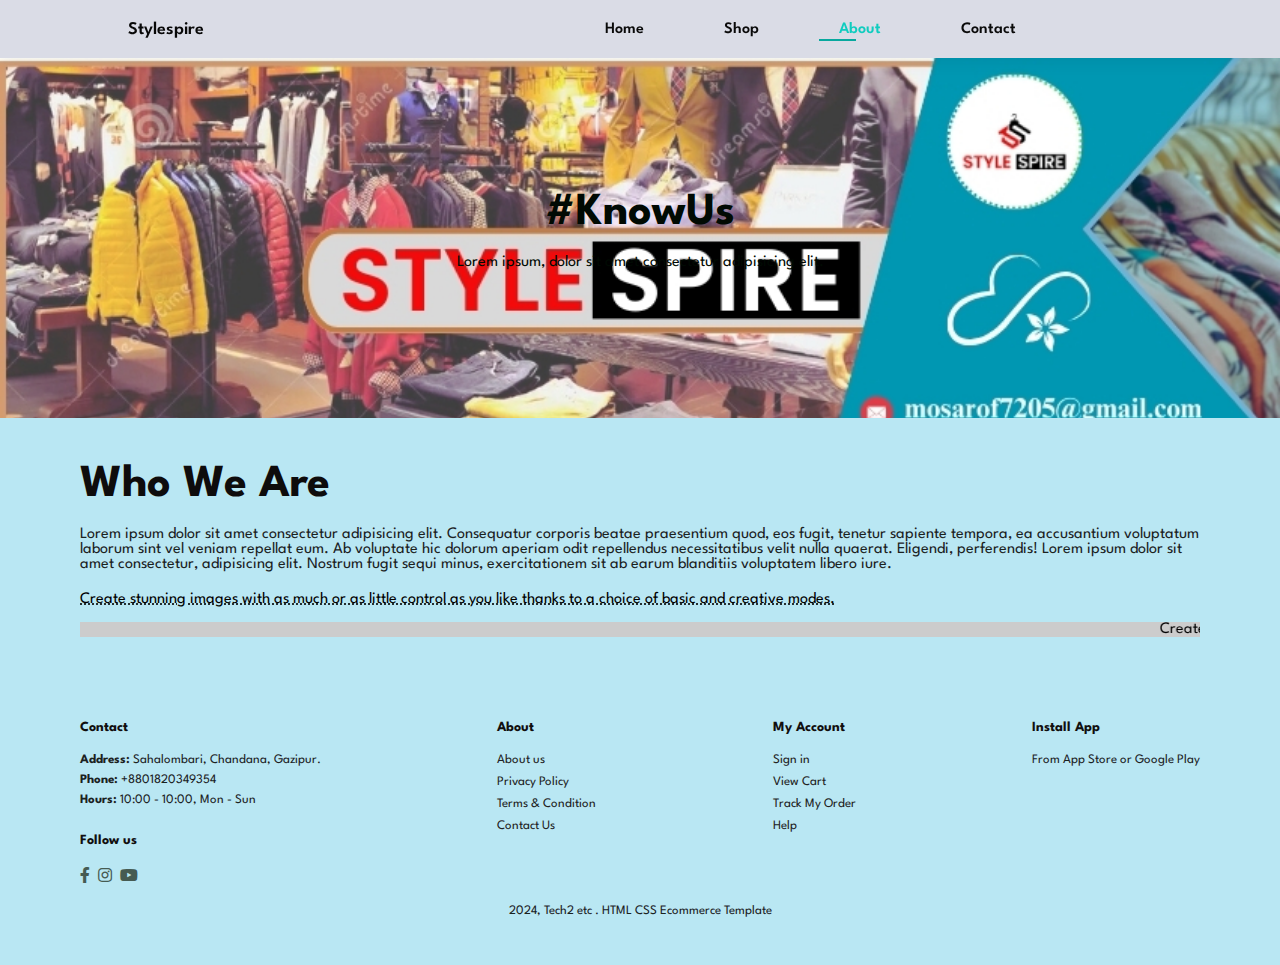
<file: about.html>
<!DOCTYPE html>
<html lang="en">
<head>
    <meta charset="UTF-8">
    <meta name="viewport" content="width=device-width, initial-scale=1.0">
    <title>Stylespire000</title>
    <link rel="stylesheet" href="https://pro.fontawesome.com/releases/v5.10.0/css/all.css"/>
    <link rel="stylesheet" href="style.css">
</head>
<body>
    <section id="header">
        <a href="#" class="logo">Stylespire</a>
        <div>
            <ul id="navbar">
                <li><a href="index.html">Home</a></li>
                <li><a href="shop.html">Shop</a></li>
                <li><a class="active" href="about.html">About</a></li>
                <li><a href="contact.html">Contact</a></li>
                <li id="lg-bag"><a href="cart.html"><i class="far fa-shopping-bag"></i></a></li>
                <a href="#" id="close"><i class="far fa-times"></i></a>
            </ul>
        </div>
        <div id="mobile">
            <a href="cart.html"><i class="far fa-shopping-bag"></i></a>
            <i id="bar" class="far fa-outdent"></i>
        </div>
    </section>
    <section id="page-header" class="about-header">
        <h2>#KnowUs</h2>
        <p>Lorem ipsum, dolor sit amet consectetur adipisicing elit.
        </p>
    </section>
    <section id="about-head" class="section-p1">
        <div>
            <h2>Who We Are</h2>
            <p>Lorem ipsum dolor sit amet consectetur adipisicing elit. Consequatur corporis beatae praesentium quod, eos fugit, tenetur sapiente tempora, ea accusantium voluptatum laborum sint vel veniam repellat eum. Ab voluptate hic dolorum aperiam odit repellendus necessitatibus velit nulla quaerat. Eligendi, perferendis! Lorem ipsum dolor sit amet consectetur, adipisicing elit. Nostrum fugit sequi minus, exercitationem sit ab earum blanditiis voluptatem libero iure.</p>

            <abbr title="">Create stunning images with as much or as little control as you like thanks to a choice of basic and creative modes.</abbr>

            <br><br>
            <marquee bgcolor="#ccc" loop="-1" scrollamount="5" width="100%">Create stunning images with as much or as little control as you like thanks to a choice of basic and creative modes.</marquee>
        </div>
    </section>

    <footer class="section-p1">
        <div class="col">
            <h4>Contact</h4>
            <p><strong>Address: </strong> Sahalombari, Chandana, Gazipur.</p>
            <p><strong>Phone:</strong> +8801820349354</p>
            <p><strong>Hours:</strong> 10:00 - 10:00, Mon - Sun</p>
            <div class="follow">
                <h4>Follow us</h4>
                <div class="icon">
                    <i class="fab fa-facebook-f"></i>
                    <i class="fab fa-instagram"></i>
                    <i class="fab fa-youtube"></i>
                </div>
            </div>
        </div>
        <div class="col">
            <h4>About</h4>
            <a href="#">About us</a>
            <a href="#">Privacy Policy</a>
            <a href="#">Terms & Condition</a>
            <a href="#">Contact Us</a>
        </div>
        <div class="col">
            <h4>My Account</h4>
            <a href="#">Sign in</a>
            <a href="#">View Cart</a>
            <a href="#">Track My Order</a>
            <a href="#">Help</a>
        </div>
        <div class="col install">
            <h4>Install App</h4>
            <p>From App Store or Google Play</p>
            <div class="row">

            </div>
        </div>
        <div class="copyright">
            <p>2024, Tech2 etc . HTML CSS Ecommerce Template</p>
        </div>
    </footer>
    <script src="script.js"></script>
</body>
</html>
</file>
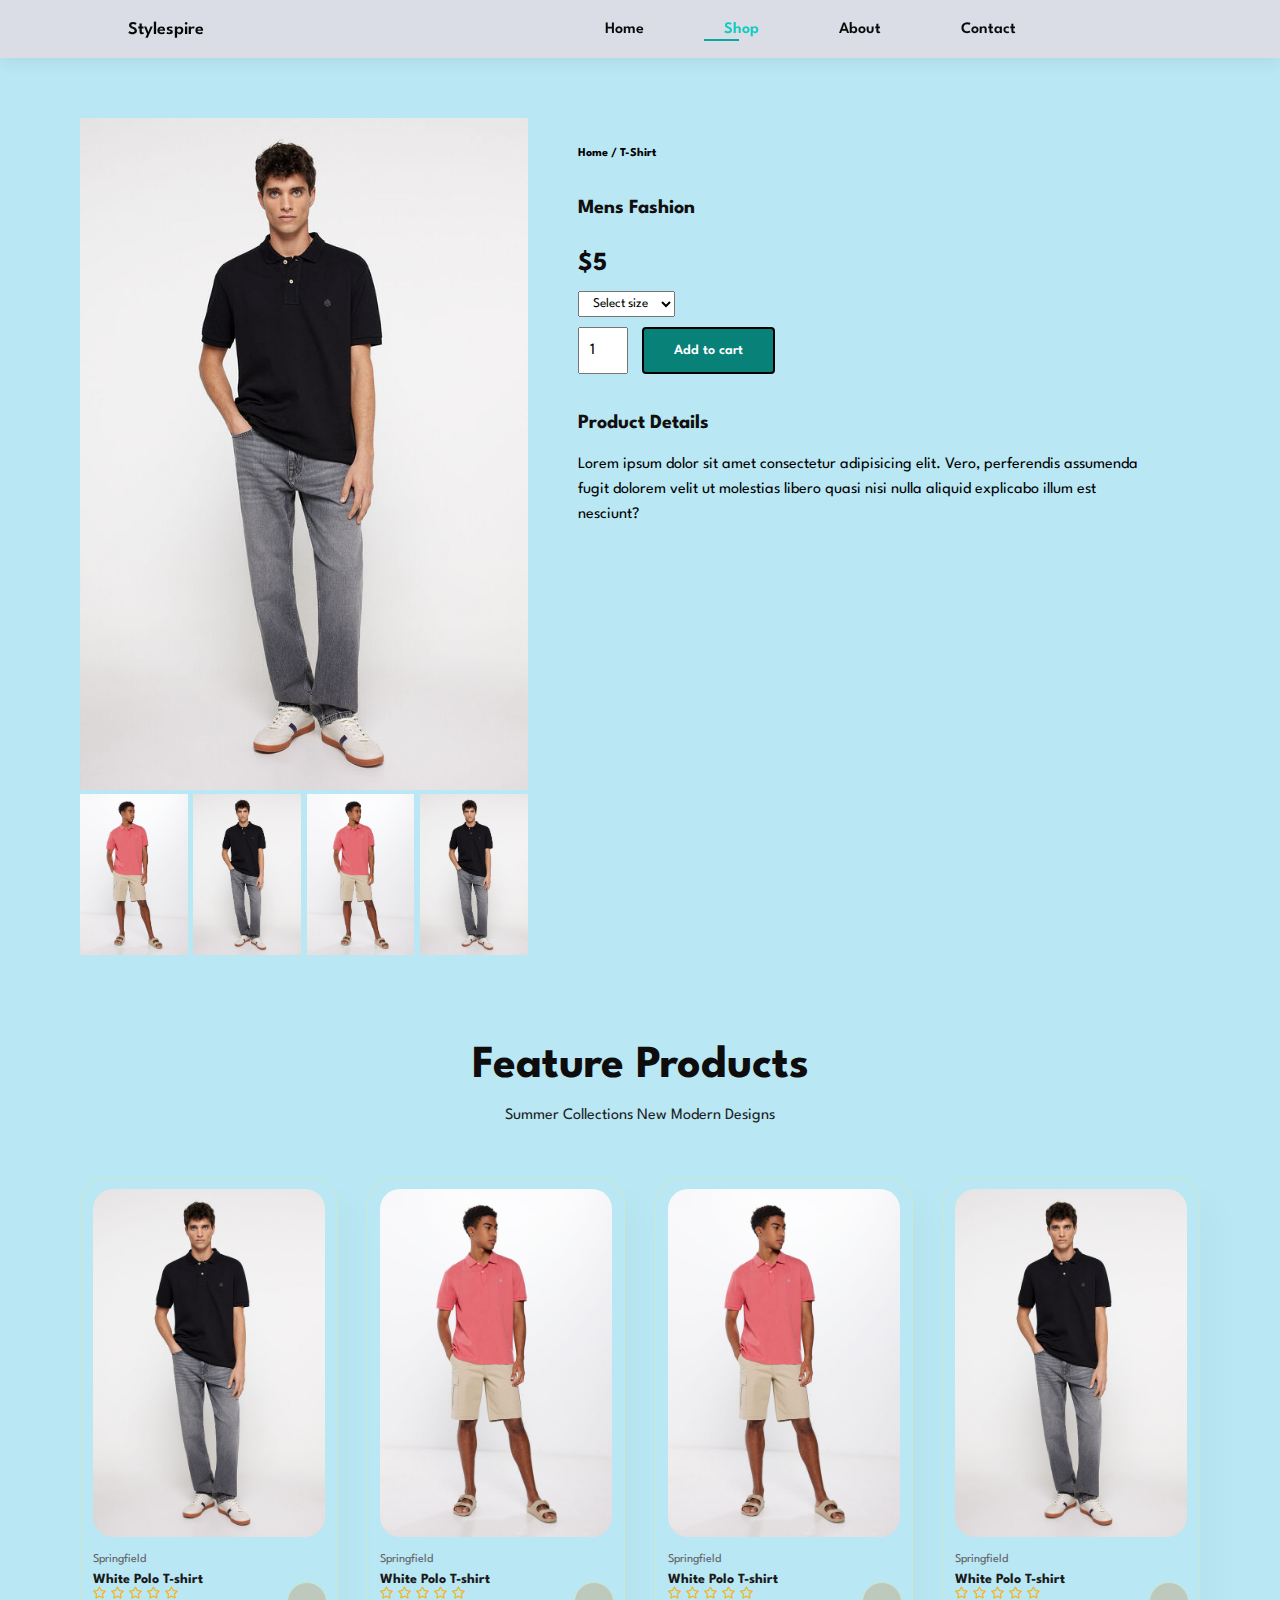
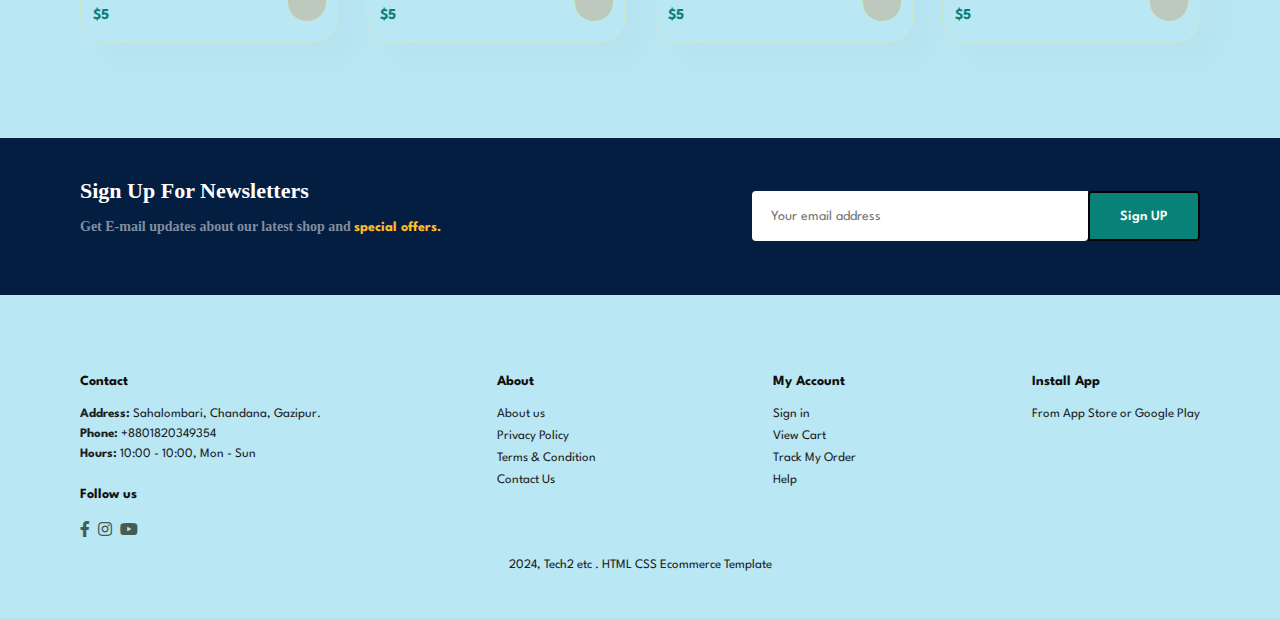
<file: sproduct.html>
<!DOCTYPE html>
<html lang="en">
<head>
    <meta charset="UTF-8">
    <meta name="viewport" content="width=device-width, initial-scale=1.0">
    <title>Stylespire000</title>
    <link rel="stylesheet" href="https://pro.fontawesome.com/releases/v5.10.0/css/all.css"/>
    <link rel="stylesheet" href="style.css">
</head>
<body>
    <section id="header">
        <a href="#" class="logo">Stylespire</a>
        <div>
            <ul id="navbar">
                <li><a href="index.html">Home</a></li>
                <li><a class="active" href="shop.html">Shop</a></li>
                <li><a href="about.html">About</a></li>
                <li><a href="contact.html">Contact</a></li>
                <li id="lg-bag"><a href="cart.html"><i class="far fa-shopping-bag"></i></a></li>
                <a href="#" id="close"><i class="far fa-times"></i></a>
            </ul>
        </div>
        <div id="mobile">
            <a href="cart.html"><i class="far fa-shopping-bag"></i></a>
            <i id="bar" class="far fa-outdent"></i>
        </div>
    </section>
    <section id="prodetails" class="section-p1">
        <div class="single-pro-image">
            <img src="img/img7.jpg" width="100%" id="MainImg">
         <div class="small-img-group">
            <div class="small-img-col">
                <img src="img/img5.jpg" width="100%" class="small-img">
            </div>
            <div class="small-img-col">
                <img src="img/img7.jpg" width="100%" class="small-img">
            </div>
            <div class="small-img-col">
                <img src="img/img5.jpg" width="100%" class="small-img">
            </div>
            <div class="small-img-col">
                <img src="img/img7.jpg" width="100%" class="small-img">
            </div>
         </div>
        </div>
       <div class="single-pro-details">
        <h6>Home / T-Shirt</h6>
        <h4>Mens Fashion</h4>
        <h2>$5</h2>
        <select>
            <option>Select size</option>
            <option>S</option>
            <option>M</option>
            <option>L</option>
            <option>XL</option>
            <option>XXL</option>
        </select>
        <input type="number" value="1">
        <button class="normal">Add to cart</button>
        <h4>Product Details</h4>
        <span>Lorem ipsum dolor sit amet consectetur adipisicing elit. Vero, perferendis assumenda fugit dolorem velit ut molestias libero quasi nisi nulla aliquid explicabo illum est nesciunt?</span>
       </div>
    </section>
    <section id="product1" class="section-p1">
        <h2>Feature Products</h2>
        <p>Summer Collections New Modern Designs</p>
        <div class="pro-container">
            <div class="pro">
                <img src="img/img7.jpg" alt="">
                <div class="des">
                    <span>Springfield</span>
                    <h5>White Polo T-shirt</h5>
                    <div class="star">
                        <i class="far fa-star"></i>
                        <i class="far fa-star"></i>
                        <i class="far fa-star"></i>
                        <i class="far fa-star"></i>
                        <i class="far fa-star"></i>
                    </div>
                    <h4>$5</h4>
                </div>
                <a href="#"><i class="far fa-shopping-cart cart"></i></a>
            </div>
            <div class="pro">
                <img src="img/img5.jpg" alt="">
                <div class="des">
                    <span>Springfield</span>
                    <h5>White Polo T-shirt</h5>
                    <div class="star">
                        <i class="far fa-star"></i>
                        <i class="far fa-star"></i>
                        <i class="far fa-star"></i>
                        <i class="far fa-star"></i>
                        <i class="far fa-star"></i>
                    </div>
                    <h4>$5</h4>
                </div>
                <a href="#"><i class="far fa-shopping-cart cart"></i></a>
            </div> 
            <div class="pro">
                <img src="img/img5.jpg" alt="">
                <div class="des">
                    <span>Springfield</span>
                    <h5>White Polo T-shirt</h5>
                    <div class="star">
                        <i class="far fa-star"></i>
                        <i class="far fa-star"></i>
                        <i class="far fa-star"></i>
                        <i class="far fa-star"></i>
                        <i class="far fa-star"></i>
                    </div>
                    <h4>$5</h4>
                </div>
                <a href="#"><i class="far fa-shopping-cart cart"></i></a>
            </div>
            <div class="pro">
                <img src="img/img7.jpg" alt="">
                <div class="des">
                    <span>Springfield</span>
                    <h5>White Polo T-shirt</h5>
                    <div class="star">
                        <i class="far fa-star"></i>
                        <i class="far fa-star"></i>
                        <i class="far fa-star"></i>
                        <i class="far fa-star"></i>
                        <i class="far fa-star"></i>
                    </div>
                    <h4>$5</h4>
                </div>
                <a href="#"><i class="far fa-shopping-cart cart"></i></a>
            </div>
          
         
        </div>
    </section>

    <section id="newsletter" class="section-p1 section-m1">
        <div class="newstext">
            <h4>Sign Up For Newsletters</h4>
            <p>Get E-mail updates about our latest shop and <span>special offers.</span></p>
        </div>
        <div class="form">
            <input type="text" placeholder="Your email address">
            <button class="normal">Sign UP</button>
        </div>
    </section>

    <footer class="section-p1">
        <div class="col">
            <h4>Contact</h4>
            <p><strong>Address: </strong> Sahalombari, Chandana, Gazipur.</p>
            <p><strong>Phone:</strong> +8801820349354</p>
            <p><strong>Hours:</strong> 10:00 - 10:00, Mon - Sun</p>
            <div class="follow">
                <h4>Follow us</h4>
                <div class="icon">
                    <i class="fab fa-facebook-f"></i>
                    <i class="fab fa-instagram"></i>
                    <i class="fab fa-youtube"></i>
                </div>
            </div>
        </div>
        <div class="col">
            <h4>About</h4>
            <a href="#">About us</a>
            <a href="#">Privacy Policy</a>
            <a href="#">Terms & Condition</a>
            <a href="#">Contact Us</a>
        </div>
        <div class="col">
            <h4>My Account</h4>
            <a href="#">Sign in</a>
            <a href="#">View Cart</a>
            <a href="#">Track My Order</a>
            <a href="#">Help</a>
        </div>
        <div class="col install">
            <h4>Install App</h4>
            <p>From App Store or Google Play</p>
            <div class="row">

            </div>
        </div>
        <div class="copyright">
            <p>2024, Tech2 etc . HTML CSS Ecommerce Template</p>
        </div>
    </footer>

    <script>
        var MainImg = document.getElementById("MainImg");
        var smalling = document.getElementsByClassName("small-img");
        smalling[0].onclick = function(){
            MainImg.src = smalling[0].src;
        }
        smalling[1].onclick = function(){
            MainImg.src = smalling[1].src;
        }
        smalling[2].onclick = function(){
            MainImg.src = smalling[2].src;
        }
        smalling[3].onclick = function(){
            MainImg.src = smalling[3].src;
        }
    </script>
    <script src="script.js"></script>
</body>
</html>
</file>
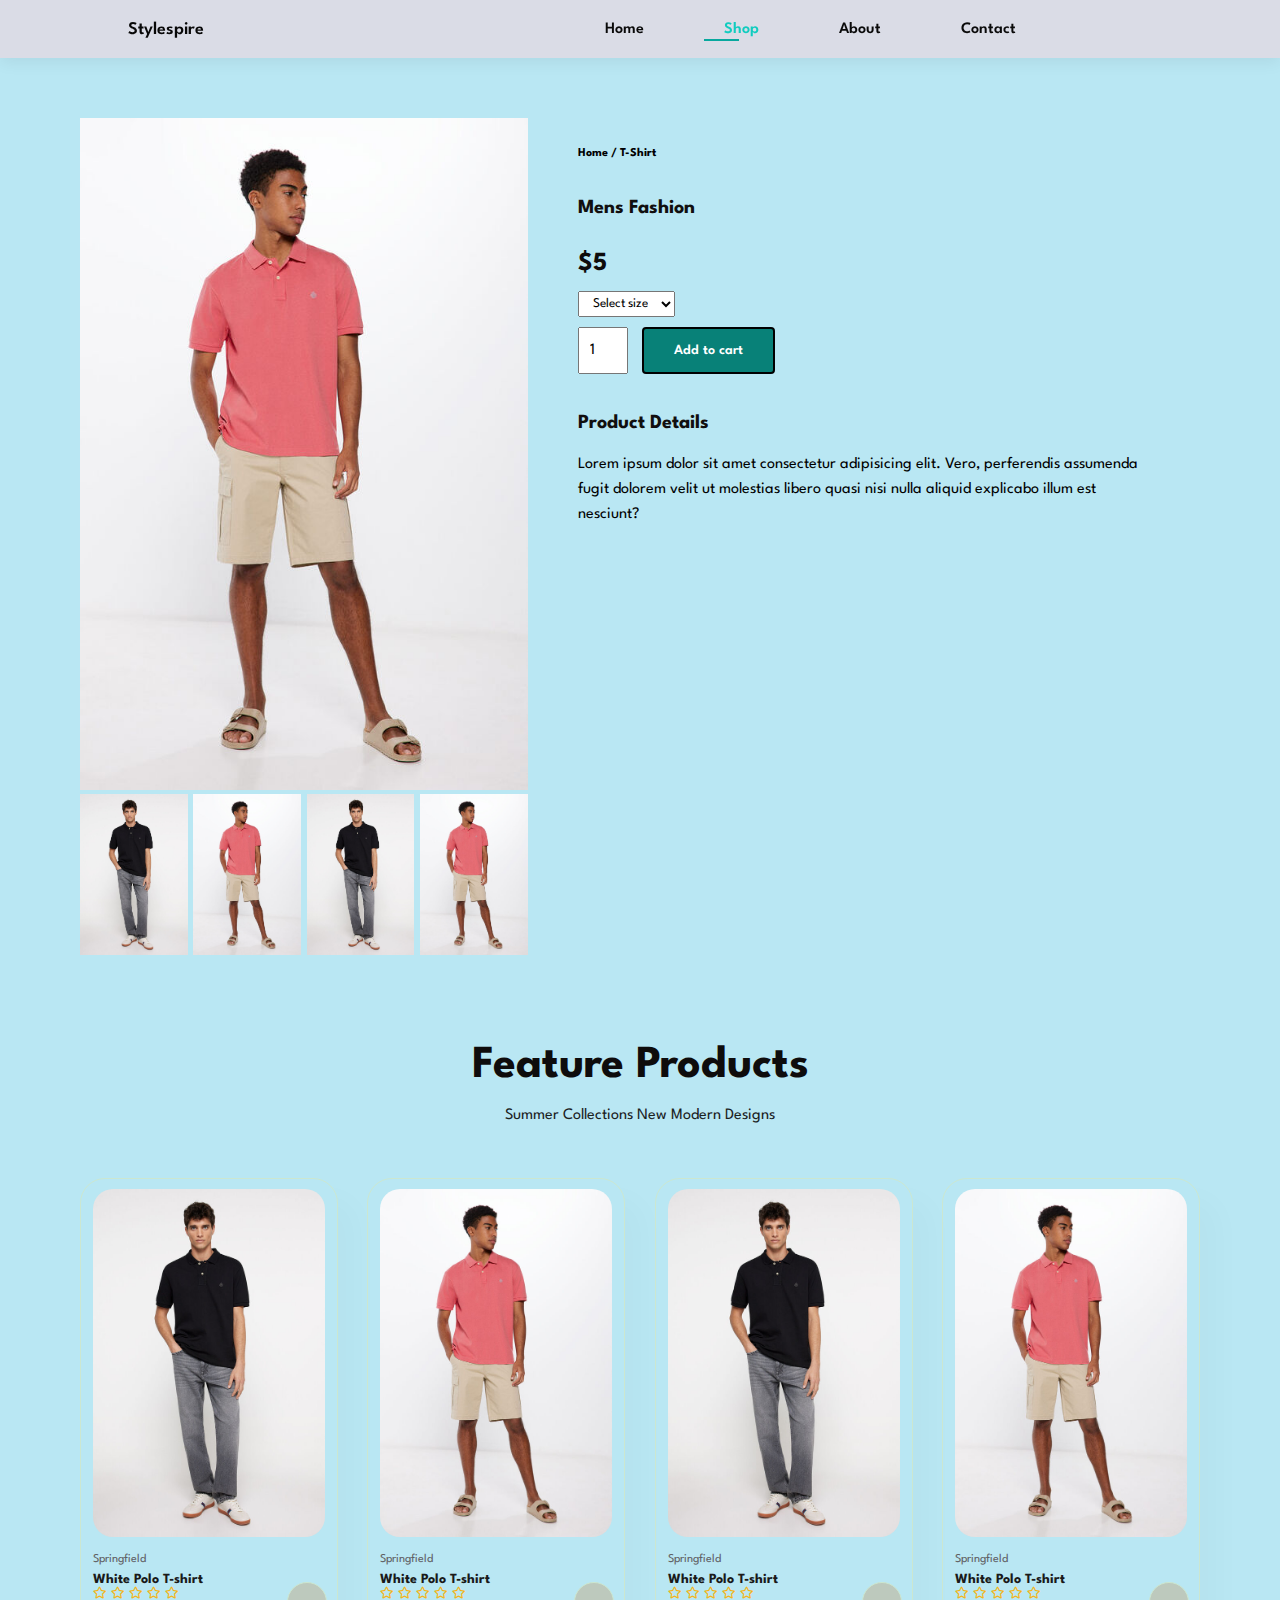
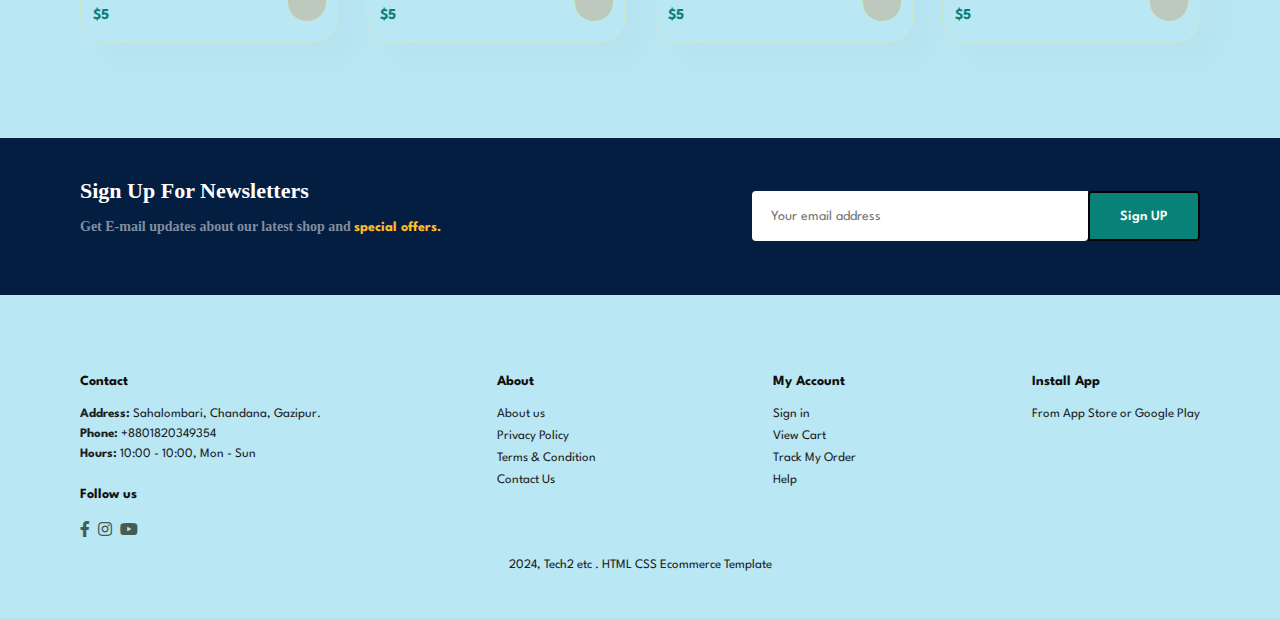
<file: sproduct2.html>
<!DOCTYPE html>
<html lang="en">
<head>
    <meta charset="UTF-8">
    <meta name="viewport" content="width=device-width, initial-scale=1.0">
    <title>Stylespire000</title>
    <link rel="stylesheet" href="https://pro.fontawesome.com/releases/v5.10.0/css/all.css"/>
    <link rel="stylesheet" href="style.css">
</head>
<body>
    <section id="header">
        <a href="#" class="logo">Stylespire</a>
        <div>
            <ul id="navbar">
                <li><a href="index.html">Home</a></li>
                <li><a class="active" href="shop.html">Shop</a></li>
                <li><a href="about.html">About</a></li>
                <li><a href="contact.html">Contact</a></li>
                <li id="lg-bag"><a href="cart.html"><i class="far fa-shopping-bag"></i></a></li>
                <a href="#" id="close"><i class="far fa-times"></i></a>
            </ul>
        </div>
        <div id="mobile">
            <a href="cart.html"><i class="far fa-shopping-bag"></i></a>
            <i id="bar" class="far fa-outdent"></i>
        </div>
    </section>
    <section id="prodetails" class="section-p1">
        <div class="single-pro-image">
            <img src="img/img5.jpg" width="100%" id="MainImg">
         <div class="small-img-group">
            <div class="small-img-col">
                <img src="img/img7.jpg" width="100%" class="small-img">
            </div>
            <div class="small-img-col">
                <img src="img/img5.jpg" width="100%" class="small-img">
            </div>
            <div class="small-img-col">
                <img src="img/img7.jpg" width="100%" class="small-img">
            </div>
            <div class="small-img-col">
                <img src="img/img5.jpg" width="100%" class="small-img">
            </div>
         </div>
        </div>
       <div class="single-pro-details">
        <h6>Home / T-Shirt</h6>
        <h4>Mens Fashion</h4>
        <h2>$5</h2>
        <select>
            <option>Select size</option>
            <option>S</option>
            <option>M</option>
            <option>L</option>
            <option>XL</option>
            <option>XXL</option>
        </select>
        <input type="number" value="1">
        <button class="normal">Add to cart</button>
        <h4>Product Details</h4>
        <span>Lorem ipsum dolor sit amet consectetur adipisicing elit. Vero, perferendis assumenda fugit dolorem velit ut molestias libero quasi nisi nulla aliquid explicabo illum est nesciunt?</span>
       </div>
    </section>
    <section id="product1" class="section-p1">
        <h2>Feature Products</h2>
        <p>Summer Collections New Modern Designs</p>
        <div class="pro-container">
            <div class="pro">
                <img src="img/img7.jpg" alt="">
                <div class="des">
                    <span>Springfield</span>
                    <h5>White Polo T-shirt</h5>
                    <div class="star">
                        <i class="far fa-star"></i>
                        <i class="far fa-star"></i>
                        <i class="far fa-star"></i>
                        <i class="far fa-star"></i>
                        <i class="far fa-star"></i>
                    </div>
                    <h4>$5</h4>
                </div>
                <a href="#"><i class="far fa-shopping-cart cart"></i></a>
            </div>
            <div class="pro">
                <img src="img/img5.jpg" alt="">
                <div class="des">
                    <span>Springfield</span>
                    <h5>White Polo T-shirt</h5>
                    <div class="star">
                        <i class="far fa-star"></i>
                        <i class="far fa-star"></i>
                        <i class="far fa-star"></i>
                        <i class="far fa-star"></i>
                        <i class="far fa-star"></i>
                    </div>
                    <h4>$5</h4>
                </div>
                <a href="#"><i class="far fa-shopping-cart cart"></i></a>
            </div> 
            <div class="pro">
                <img src="img/img7.jpg" alt="">
                <div class="des">
                    <span>Springfield</span>
                    <h5>White Polo T-shirt</h5>
                    <div class="star">
                        <i class="far fa-star"></i>
                        <i class="far fa-star"></i>
                        <i class="far fa-star"></i>
                        <i class="far fa-star"></i>
                        <i class="far fa-star"></i>
                    </div>
                    <h4>$5</h4>
                </div>
                <a href="#"><i class="far fa-shopping-cart cart"></i></a>
            </div>
            <div class="pro">
                <img src="img/img5.jpg" alt="">
                <div class="des">
                    <span>Springfield</span>
                    <h5>White Polo T-shirt</h5>
                    <div class="star">
                        <i class="far fa-star"></i>
                        <i class="far fa-star"></i>
                        <i class="far fa-star"></i>
                        <i class="far fa-star"></i>
                        <i class="far fa-star"></i>
                    </div>
                    <h4>$5</h4>
                </div>
                <a href="#"><i class="far fa-shopping-cart cart"></i></a>
            </div>
          
         
        </div>
    </section>

    <section id="newsletter" class="section-p1 section-m1">
        <div class="newstext">
            <h4>Sign Up For Newsletters</h4>
            <p>Get E-mail updates about our latest shop and <span>special offers.</span></p>
        </div>
        <div class="form">
            <input type="text" placeholder="Your email address">
            <button class="normal">Sign UP</button>
        </div>
    </section>

    <footer class="section-p1">
        <div class="col">
            <h4>Contact</h4>
            <p><strong>Address: </strong> Sahalombari, Chandana, Gazipur.</p>
            <p><strong>Phone:</strong> +8801820349354</p>
            <p><strong>Hours:</strong> 10:00 - 10:00, Mon - Sun</p>
            <div class="follow">
                <h4>Follow us</h4>
                <div class="icon">
                    <i class="fab fa-facebook-f"></i>
                    <i class="fab fa-instagram"></i>
                    <i class="fab fa-youtube"></i>
                </div>
            </div>
        </div>
        <div class="col">
            <h4>About</h4>
            <a href="#">About us</a>
            <a href="#">Privacy Policy</a>
            <a href="#">Terms & Condition</a>
            <a href="#">Contact Us</a>
        </div>
        <div class="col">
            <h4>My Account</h4>
            <a href="#">Sign in</a>
            <a href="#">View Cart</a>
            <a href="#">Track My Order</a>
            <a href="#">Help</a>
        </div>
        <div class="col install">
            <h4>Install App</h4>
            <p>From App Store or Google Play</p>
            <div class="row">

            </div>
        </div>
        <div class="copyright">
            <p>2024, Tech2 etc . HTML CSS Ecommerce Template</p>
        </div>
    </footer>

    <script>
        var MainImg = document.getElementById("MainImg");
        var smalling = document.getElementsByClassName("small-img");
        smalling[0].onclick = function(){
            MainImg.src = smalling[0].src;
        }
        smalling[1].onclick = function(){
            MainImg.src = smalling[1].src;
        }
        smalling[2].onclick = function(){
            MainImg.src = smalling[2].src;
        }
        smalling[3].onclick = function(){
            MainImg.src = smalling[3].src;
        }
    </script>
    <script src="script.js"></script>
</body>
</html>
</file>
<file: style.css>
@import url('https://fonts.googleapis.com/css2?family=Spartan:wght@100;200;300;400;500;600;700;800;900&display=swap');

*{
  margin: 0;
  padding: 0;
  box-sizing: border-box;
  font-family: 'Spartan', sans-serif;
}
body{
    background: #b9e7f3;
    width: 100%;
}
h1{
    font-size: 50px;
    line-height: 64px;
    color: #1a1818;
}
h2{
    font-size: 46px;
    line-height: 54px;
    color: #0e0c0c; 
}
h4{
    font-size: 20px;
    color: #110f0f;
}
h6{
    font-weight: 700;
    font-size: 12px;
}
p{
    font-size: 16px;
    color: #1b221f;
    margin: 15px 0 20px 0;
}
.section-p1{
    padding: 40px 80px;
}
.section-m1{
    margin: 40px 0;
}
button.normal {
    font-size: 14px;
    font-weight: 600;
    padding: 15px 30px;
    color: #fcf9f9;
    background-color: #088178;
    border-radius: 4px;
    cursor: pointer;
    border: 2px solid black;
    outline: none;
    transition: 0.2s;
}
button.white {
    font-size: 13px;
    font-weight: 600;
    padding: 11px 18px;
    color: #fff;
    background-color: transparent;
    cursor: pointer;
    border: 1px solid #fff;
    outline: none;
    transition: 0.2s;
}
body{
    width: 100%;
}
#header{
    display: flex;
    align-items: center;
    justify-content: space-between;
    padding: 20px 10%;
    background: #dadce6;
    box-shadow: 0 5px 15px rgba(0, 0, 0, 0.06);
    z-index: 999;
    position: sticky;
    top: 0;
    left: 0;
}
.logo{
    font-size: 18px;
    color: #080808;
    text-decoration: none;
    font-weight: 600;
}

#navbar{
    display: flex;
    align-items: center;
    justify-content: center;
}
#navbar li{
    list-style: none;
    padding: 0 40px;
    position: relative;
}
#navbar li a{
    text-decoration: none;
    font-size: 16px;
    font-weight: 600;
    color: #0a0a0a;
    transition: 0.3s ease;
}
#navbar li a:hover,
#navbar li a.active{
    color: #10ccbf;
}
#navbar li a.active::after,
#navbar li a:hover::after{
    content:"";
    width: 30%;
    height: 2px;
    background: #08a89e;
    position: absolute;
    bottom: -4px;
    left: 20px;
}
#mobile {
  display: none;
  align-items: center;
}
#close {
    display: none;
}
#hero{
    height: 90vh;
    width: 100%;
    background-size: cover;
    background-position: center;
    padding: 0 80px;
    display: flex;
    flex-direction: column;
    align-items: flex-start;
    justify-content: center;
}
#hero h4{
    padding-bottom: 15px;
    color: rgb(190, 18, 18);
}
#hero h1{
    color: #0b693d;
}
#hero h2{
    color: #0d0e0d;
}
#hero button{
    border: 2px solid rgb(248, 243, 243);
    border-radius: 15px;
    overflow: none;
    background-color: rgb(167, 187, 169);
    text-shadow: #1a1a1a;
    box-sizing: border-box;
    box-shadow: #465b52;
    padding: 7px;
    cursor: pointer;
    font-weight: 700;
    font-size: 15px;
}
#hero button:hover{
    color: #e3e6f3;
    background-color: #1a1a1a;
}
#product1{
    text-align: center;
}

    #product1 .pro-container{
     display: flex;
     justify-content: space-between;
     padding-top: 20px;
     flex-wrap: wrap;
}
#product1 .pro{
    width: 23%;
    min-width: 250px;
    padding: 10px 12px;
    border: 1px solid #cce7d0;
    border-radius: 25px;
    cursor: pointer;
    box-shadow: 20px 20px 30px rgba(0, 0, 0, 0.02);
    margin: 15px 0;
    transition: 0.2s ease;
    position: relative;
}
#product1 .pro:hover {
    box-shadow: 20px 20px 30px rgba(0, 0, 0, 0.06);
}
#product1 .pro img{
    width: 100%;
    border-radius: 20px;
}
#product1 .pro .des{
    text-align: start;
    padding: 10px 0;
}
#product1 .pro .des span{
    color: #606063;
    font-size: 12px;
}
#product1 .pro .des h5{
    padding-top: 7px;
    color: #1a1a1a;
    font-size: 14px;
}
#product1 .pro .des i{
font-size: 12px;
color: rgb(243, 181, 25);
}
#product1 .pro .des h4{
    padding-top: 7px;
    font-size: 15px;
    font-weight: 700;
    color: #088178;
}
#product1 .pro .cart{
    width: 40px;
    height: 40px;
    line-height: 40px;
    border-radius: 50px;
    background-color: #bdc9bd;
    font-weight: 500;
    color: #088178;
    border: 1px solid #cce7d0;
    position: absolute;
    bottom: 20px;
    right: 10px;
}
#banner{
    display: flex;
    flex-direction: column;
    justify-content: center;
    align-items: center;
    text-align: center;
    width: 100%;
    height: 40vh;
}
#banner h4{
    color: #080808;
    font-size: 16px;
}
#banner h2{
    color: #080808;
    font-size: 30px;
    padding: 10px 0;
}
#banner h2 span{
    color: #f71515;
}
#banner button:hover{
    background: #0e1141;
}

#sm-banner {
    display: flex;
    justify-content: space-between;
    flex-wrap: wrap;
}
#sm-banner .banner-box {
    font-family: Impact, Haettenschweiler, 'Arial Narrow Bold', sans-serif;
display: flex;
flex-direction: column;
justify-content: center;
align-items: flex-start;
background-image: url(img/smb.png);
min-width: 560px;
height: 50vh;
background-size: cover;
background-position: center;
padding: 30px;
}
#sm-banner h4{
    color: #fff;
    font-size: 20px;
    font-weight: 300;
}
#sm-banner h2{
    color: #fff;
    font-size: 28px;
    font-weight: 800;
}
#sm-banner span {
    color: #fff;
    font-size: 14px;
    font-weight: 500;
    padding-bottom: 15px;
}

#sm-banner .banner-box:hover button{
    background: #db1e1e;
    border: 1px solid #db1e1e;
}
#newsletter {
    display: flex;
    justify-content: space-between;
    flex-wrap: wrap;
    align-items: center;
    background-color: #041e42;
}
#newsletter h4{
    font-family: serif;
    font-size: 22px;
    font-weight: 700;
    color: #fff;
}
#newsletter p{
    font-family: serif ;
    font-size: 14px;
    font-weight: 700;
    color: #818ea0;
}
#newsletter p span {
    color: #ffbd27;
}
#newsletter .form {
display: flex;
width: 40%;
}
#newsletter input{
    height: 3.125rem;
    padding: 0 1.25em;
    font-size: 14px;
    width: 100%;
    border: 1px solid transparent;
    border-radius: 4px;
    outline: none;
    border-top-right-radius: 0;
    border-top-right-radius: 0;
}
#newsletter button {
background-color: #088178;
color: #fff;
white-space: nowrap;
border-bottom-left-radius: 0;
border-bottom-left-radius: 0;
}
footer {
display: flex;
flex-wrap: wrap;
justify-content: space-between;
}
footer .col {
    display: flex;
    flex-direction: column;
    align-items: flex-start;
    margin-bottom: 20px;
}
footer h4 {
    font-size: 14px;
    padding-bottom: 20px;
}
footer p {
    font-size: 13px;
    margin: 0 0 8px 0;
}
footer a {
    font-size: 13px;
    text-decoration: none;
    color: #222;
    margin-bottom: 10px;
}
footer .follow {
    margin-top: 20px;
}
footer .follow i {
    color: #465b52;
    padding-right: 4px;
    cursor: pointer;
}
footer .follow i:hover,
footer a:hover {
    color: #088178;
}
footer .copyright {
    width: 100%;
    text-align: center;
}


/* start media query */

@media (max-width:799px) {
    .section-p1 {
        padding: 40px 40px;
    }
    #navbar { 
    display: flex;
    flex-direction: column;
    align-items: flex-start;
    justify-content: flex-start;
    position: fixed;
    top: 0;
    right: -300px;
    height: 100vh;
    width: 300px;
    background-color: #e3e6f3;
    box-shadow: 0 40px 60px rgba(0, 0, 0, 0.1);
    padding: 80px 0 0 10px;
    transition: 0.3s;
    }

    #navbar.active{
        right: 0px;
    }

    #navbar li {
        margin-bottom: 25px;
    }
    #mobile {
        display: flex;
        align-items: center;
      }
      #mobile i{
        color: #1a1a1a;
        font-size: 24px;
        padding-left: 20px;
      }
      #close {
        display: initial;
        position: absolute;
        top: 30px;
        left: 30px;
        color: #222;
        font-size: 24px;
      }
      #lg-bag {
        display: none;
      }
      #hero {
        height: 70vh;
        padding: 0 80px;
        background-position: top 30% right 30%;
      }
      #feature {
        justify-content: center;
      }
      #feature .fe-box {
        margin: 15px 15px;
      }
      #product1 pro-container {
        justify-content: center;
      }
      #product1 .pro {
        margin: 15px;
      }
      #banner {
        height: 20vh;
      }
      #sm-banner .banner-box {
        min-width: 100%;
        height: 30vh;
      }
      #newsletter .from {
        width: 70%;
      }
}

@media (max-width: 477px) {
    .section-p1 {
        padding: 20px;
    }
    #header {
        padding: 10px 30px;
    }
    h1 {
        font-size: 38px;
    }
    h2 {
        font-size: 32px;
    }
    #hero {
        padding: 0 20px;
        background-position: 55%;
    }
    #feature {
        justify-content: space-between;
    }
    #feature .fe-box {
        width: 155px;
        margin: 0 0 15px 0;
    }
   #product1 .pro {
    width: 100%;
   }
   #banner {
    height: 40vh;
   }
   #sm-banner .banner-box {
    height: 40vh;
   }
   #sm-banner .banner-box2 {
    margin-top: 20px;
   }
   #banner3 {
    padding: 0 20px;
   }
   #banner3 .banner-box {
    width: 100%;
   }
   #newsletter {
    padding: 40px 20px;
   }
   #newsletter .form {
    width: 100%;
   }
   footer .copyright {
    text-align: start;
   }
   
}

/* shop page  */

#page-header{
   background-color: #92dfd8;
   width: 100%;
   height: 40vh;
   background-size: cover;
   display: flex;
   justify-content: center;
   text-align: center;
   flex-direction: column;
   padding: 14px;
}
#page-header h2,
#page-header p {
    color: #180101fb;
}
#pagination {
    text-align: center;
}
#pagination a {
    text-decoration: none;
    background-color: #088178;
    padding: 15px 20px;
    border-radius: 4px;
    color: #fff;
    font-weight: 600;
}
#pagination a i {
    font-size: 16px;
    font-weight: 400;
}

/* single product  */
#prodetails{
    display: flex;
    margin-top: 20px;
}
#prodetails .single-pro-image{
    width: 40%;
    margin-right: 50px;
}
.small-img-group{
    display: flex;
    justify-content: space-between;
}
.small-img-col {
    flex-basis: 24%;
    cursor: pointer;
}
#prodetails .single-pro-details {
    width: 50%;
    padding-top: 30px;
}
#prodetails .single-pro-details h4 {
    padding: 40px 0 20px 0;
}
#prodetails .single-pro-details h2 {
    font-size: 26px;
}
#prodetails .single-pro-details select {
    display: flex;
    padding: 5px 10px;
    margin-bottom: 10px;
}
#prodetails .single-pro-details input {
    width: 50px;
    height: 47px;
    padding-left: 10px;
    font-size: 16px;
    margin-right: 10px;
}
#prodetails .single-pro-details input:focus {
    outline: none;
}
#prodetails .single-pro-details button {
    background: #088178;
    color: #fff;
}
#prodetails .single-pro-details span {
    line-height: 25px;
}


/* about page  */
#page-header.about-header{
    background-image: url(img/banner.JPG);
}
#page-header.about-header h2 {
    color: #010a03;
}
#page-header.about-header p {
    color: #010a03;
}
#about-head{
    display: flex;
    align-items: center;
}
</file>
